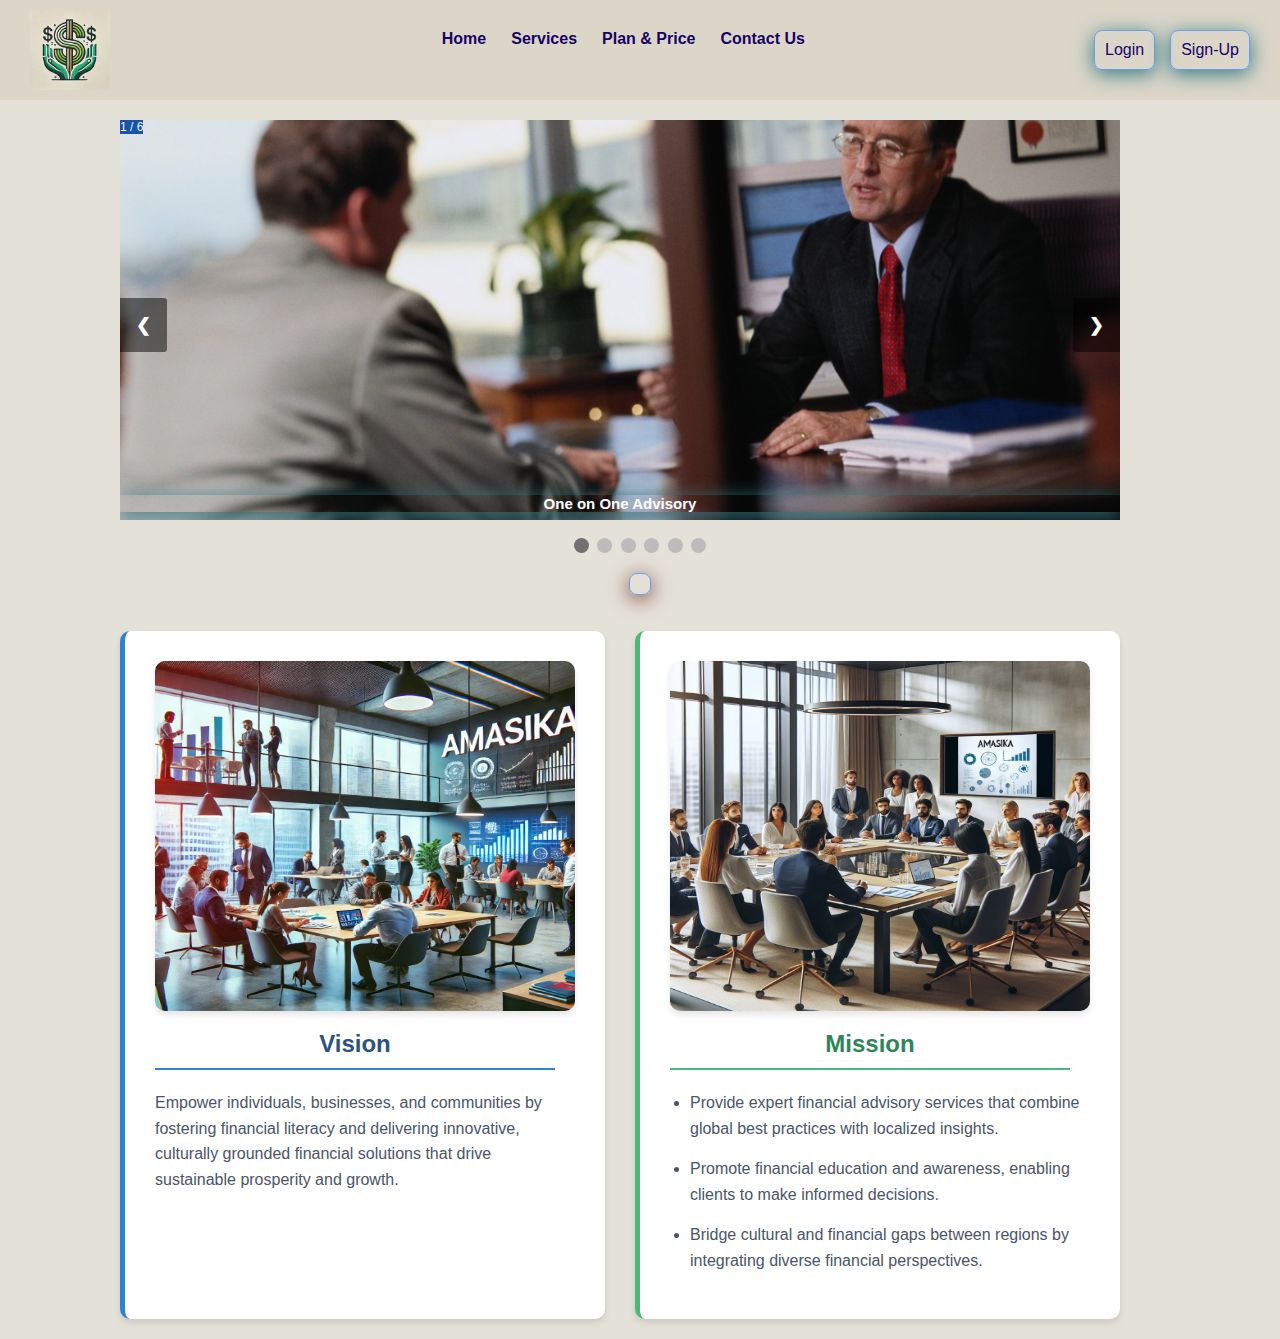
<file: index.html>
<!DOCTYPE html>
<html lang="en">
    <head>
        <meta charset="UTF-8">
        <meta name="viewport" content="width=device-width, initial-scale=1.0">
        <title>Financial Advisory website</title>
        <link rel="stylesheet" href="stylesheet.css">
    </head>
    <body>
        <script src="script.js"></script>
         <!-- Nav for the header below -->
         <div class="headers">
            <a href="index.html"><img id="logo" src="amasikaLogo.jpg" alt="logo"></a>
            <nav class="navbar">
                <div class="center-links">
                    <a href="#about-us">Home</a>
                    <a href="#services">Services</a>
                    <a href="#prices">Plan & Price</a>
                    <a href="#contact_us">Contact Us</a>
                </div>
                <div class="right-links">
                    <a class="login" href="login.html">Login</a>
                    <a class="sign-up" href="sign-up.html">Sign-Up</a>
                </div>
            </nav>
        </div>
        
        <!--slide the images --> 
        <div class="slideshow-container">
        <div class="mySlides fade">
            <div class="numbertext">1 / 6</div>
                <img src="image1.jpg" alt="Image 1" style="width:100%">
            <div class="text">One on One Advisory</div>
        </div>

        <div class="mySlides fade">
            <div class="numbertext">2 / 6</div>
                <img src="image2.jpg" alt="Image 2" style="width:100%">
            <div class="text">Group Advisory</div>
        </div>

        <div class="mySlides fade">
            <div class="numbertext">3 / 6</div>
                <img src="image3.jpg" alt="Image 3" style="width:100%">
            <div class="text">Get Advisory with Your Patner</div>
        </div>

        <div class="mySlides fade">
            <div class="numbertext">4 / 6</div>
                <img src="image4.jpg" alt="Image 4" style="width:100%">
            <div class="text">All devices are supported</div>
        </div>

        <div class="mySlides fade">
            <div class="numbertext">5 / 6</div>
            <img src="image5.jpg" alt="Image 5" style="width:100%">
            <div class="text">Amasika Is Home</div>
        </div>

        <div class="mySlides fade">
            <div class="numbertext">6 / 6</div>
                <img src="image6.jpg" alt="Image 6" style="width:100%">
            <div class="text">We Support All Industries</div>
        </div>
            <a class="prev" onclick="plusSlides(-1)">❮</a>
            <a class="next" onclick="plusSlides(1)">❯</a>
        </div>
        <br>

        <div style="text-align:center">
            <span class="dot" onclick="currentSlide(1)"></span>
            <span class="dot" onclick="currentSlide(2)"></span>
            <span class="dot" onclick="currentSlide(3)"></span>
            <span class="dot" onclick="currentSlide(4)"></span>
            <span class="dot" onclick="currentSlide(5)"></span>
            <span class="dot" onclick="currentSlide(6)"></span>
        </div>
        <div class="timer">
            <p id="timer"></p>
        </div>
        <div class="container">
            <div class="section vision">
                <img src="image7.jpg" alt="Vision Image" class="section-img">
                <h2>Vision</h2>
                <p>Empower individuals, businesses, and communities by fostering financial literacy and delivering innovative, culturally grounded financial solutions that drive sustainable prosperity and growth.</p>
            </div>
            <div class="section mission">
                <img src="image8.png" alt="Mission Image" class="section-img">
                <h2>Mission</h2>

                <ul>
                    <li>Provide expert financial advisory services that combine global best practices with localized insights.</li>
                    <li>Promote financial education and awareness, enabling clients to make informed decisions.</li>
                    <li>Bridge cultural and financial gaps between regions by integrating diverse financial perspectives.</li>
                </ul>
            </div>
        </div>
    </body>
</html>
</file>
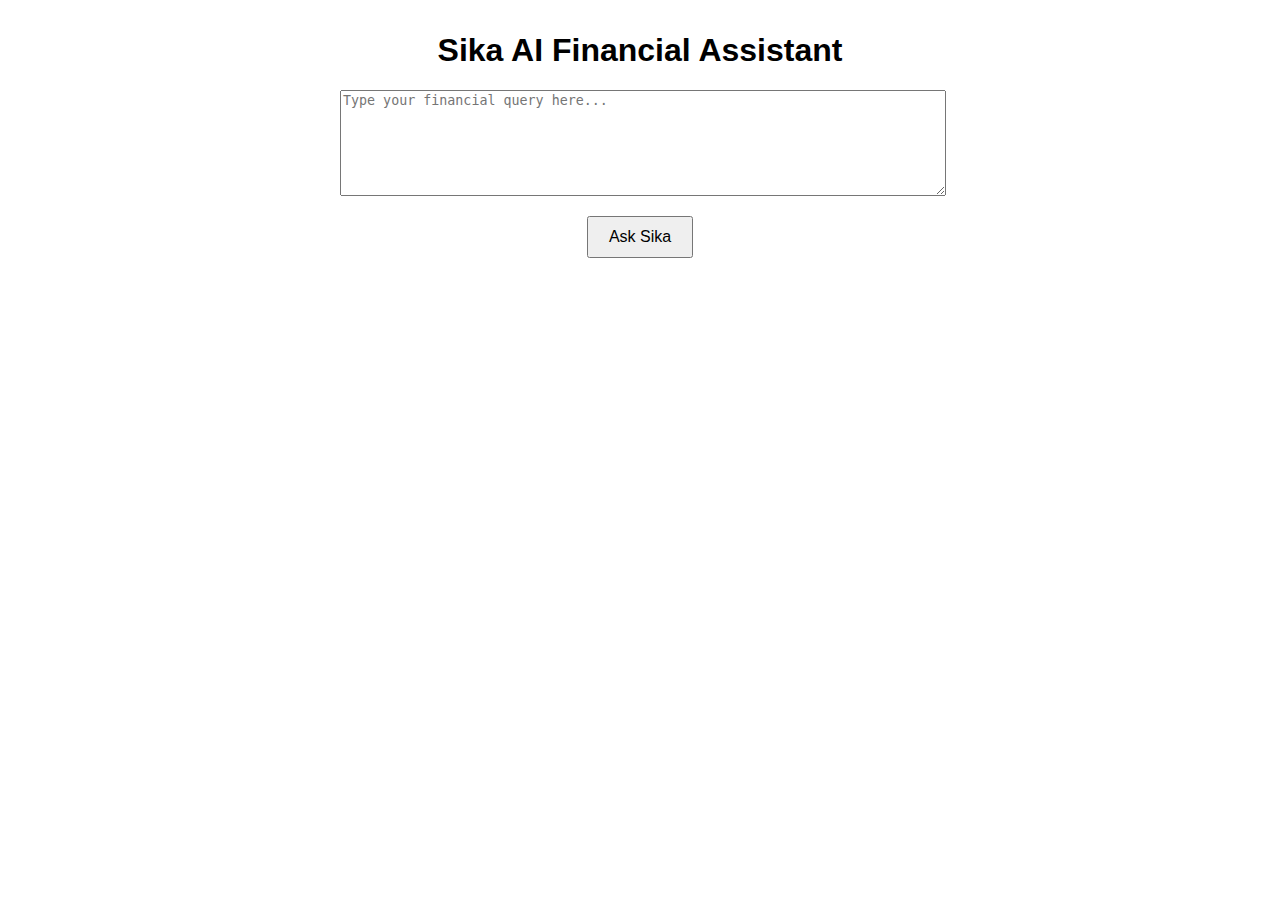
<file: chat.html>
<!DOCTYPE html>
<html lang="en">
<head>
    <meta charset="UTF-8">
    <meta name="viewport" content="width=device-width, initial-scale=1.0">
    <title>Sika AI Financial Assistant</title>
    <style>
        body {
            font-family: Arial, sans-serif;
            max-width: 600px;
            margin: 2rem auto;
            text-align: center;
        }
        textarea {
            width: 100%;
            height: 100px;
            margin-bottom: 1rem;
        }
        button {
            padding: 10px 20px;
            font-size: 16px;
            cursor: pointer;
        }
        .response {
            margin-top: 20px;
            padding: 15px;
            border: 1px solid #ccc;
            border-radius: 5px;
            background: #f9f9f9;
        }
    </style>
</head>
<body>
    <h1>Sika AI Financial Assistant</h1>
    <textarea id="userMessage" placeholder="Type your financial query here..."></textarea>
    <br>
    <button id="sendMessage">Ask Sika</button>
    <div id="response" class="response" style="display: none;"></div>

    <script>
        document.getElementById('sendMessage').addEventListener('click', async () => {
            const userMessage = document.getElementById('userMessage').value;
            const responseDiv = document.getElementById('response');

            if (!userMessage.trim()) {
                alert("Please enter a message.");
                return;
            }

            // Show loading state
            responseDiv.style.display = "block";
            responseDiv.textContent = "Sika is thinking...";

            try {
                // Send the user message to the backend
                const response = await fetch('http://localhost:3000/chat', {
                    method: 'POST',
                    headers: {
                        'Content-Type': 'application/json',
                    },
                    body: JSON.stringify({ userMessage })
                });

                if (!response.ok) {
                    throw new Error("Failed to fetch response from Sika.");
                }

                const data = await response.json();
                responseDiv.textContent = data.reply;
            } catch (error) {
                responseDiv.textContent = `Error: ${error.message}`;
            }
        });
    </script>
</body>
</html>
</file>
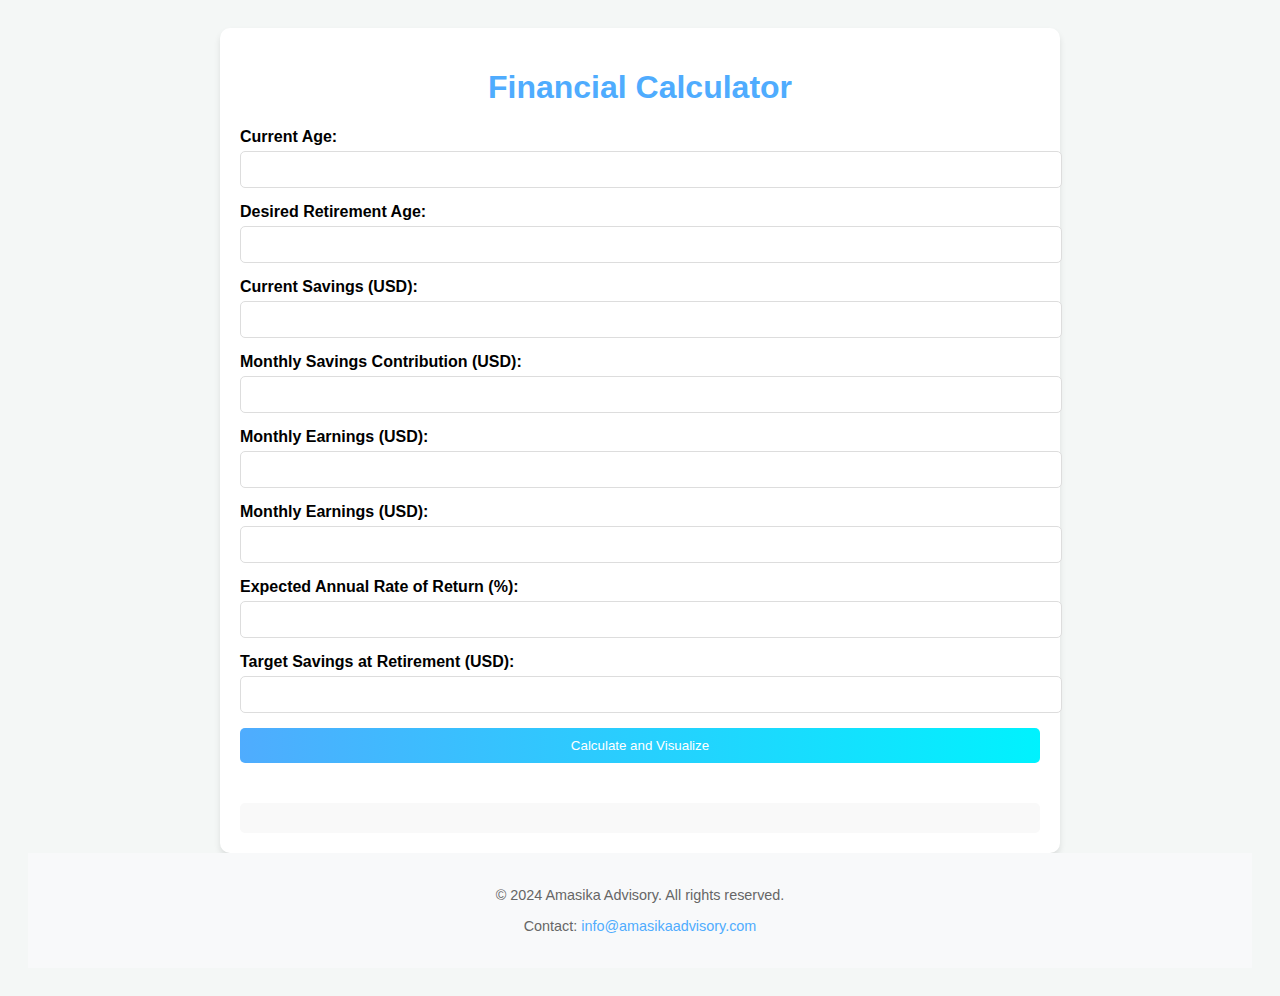
<file: fin_health.html>
<!DOCTYPE html>
<html>
<head>
    <title>Retirement Plan Advisor</title>
    <script src="https://cdn.plot.ly/plotly-latest.min.js"></script>
    <style>
        body {
            font-family: Arial, sans-serif;
            background-color: #f4f7f6;
            padding: 20px;
        }
        .advisor-container {
            max-width: 800px;
            margin: auto;
            background: white;
            border-radius: 10px;
            padding: 20px;
            box-shadow: 0 4px 6px rgba(0, 0, 0, 0.1);
        }
        h1 {
            text-align: center;
            color: #4facfe;
        }
        form {
            margin-bottom: 20px;
        }
        form div {
            margin-bottom: 15px;
        }
        label {
            display: block;
            font-weight: bold;
            margin-bottom: 5px;
        }
        input {
            width: 100%;
            padding: 10px;
            border: 1.5px solid #ddd;
            border-radius: 5px;
        }
        button {
            background: linear-gradient(to right, #4facfe, #00f2fe);
            color: white;
            padding: 10px;
            border: none;
            border-radius: 5px;
            cursor: pointer;
            width: 100%;
        }
        button:hover {
            opacity: 0.9;
        }
        .charts-container {
            display: flex;
            justify-content: space-between;
            gap: 20px;
            margin-top: 20px;
        }
        .chart {
            flex: 1;
            max-width: 48%;
        }
        #comments {
            margin-top: 20px;
            padding: 15px;
            border-radius: 5px;
            background-color: #f9f9f9;
            color: #333;
            font-size: 14px;
        }
                
        footer {
            text-align: center;
            padding: 20px;
            background-color: #f8f9fa;
            color: #666;
            font-size: 0.9em;
        }

        footer a {
            color: #4facfe;
            text-decoration: none;
        }
    </style>
</head>
<body>
    <div class="advisor-container">
    <h1>Financial Calculator</h1>
    <form id="retirement-form">
        <div>
            <label for="currentAge">Current Age:</label>
            <input type="number" id="currentAge" required>
        </div>
        <div>
            <label for="retirementAge">Desired Retirement Age:</label>
            <input type="number" id="retirementAge" required>
        </div>
        <div>
            <label for="currentSavings">Current Savings (USD):</label>
            <input type="number" id="currentSavings" required>
        </div>
        <div>
            <label for="monthlyContribution">Monthly Savings Contribution (USD):</label>
            <input type="number" id="monthlyContribution" required>
        </div>
        <div>
            <label for="monthlyExpenses">Monthly Earnings (USD):</label>
            <input type="number" id="monthlyExpenses" required>
        </div>
        <div>
            <label for="monthlyEarnings">Monthly Earnings (USD):</label>
            <input type="number" id="monthlyEarnings" required>
        </div>
        <div>
            <label for="rateOfReturn">Expected Annual Rate of Return (%):</label>
            <input type="number" id="rateOfReturn" required>
        </div>
        <div>
            <label for="targetSavings">Target Savings at Retirement (USD):</label>
            <input type="number" id="targetSavings" required>
        </div>
        <button type="button" onclick="calculateAndVisualize()">Calculate and Visualize</button>
    </form>
    <div class="charts-container">
        <div id="donutChart" class="chart"></div>
        <div id="lineChart" class="chart"></div>
    </div>
    <div id="comments"></div>
</div>

    <script>
    function calculateAndVisualize() {
        // Get input values
        const currentAge = parseInt(document.getElementById('currentAge').value);
        const retirementAge = parseInt(document.getElementById('retirementAge').value);
        const currentSavings = parseFloat(document.getElementById('currentSavings').value);
        const monthlyContribution = parseFloat(document.getElementById('monthlyContribution').value);
        const monthlyExpenses = parseFloat(document.getElementById('monthlyExpenses').value);
        const monthlyEarnings = parseFloat(document.getElementById('monthlyEarnings').value);
        const rateOfReturn = parseFloat(document.getElementById('rateOfReturn').value) / 100;
        const targetSavings = parseFloat(document.getElementById('targetSavings').value);

        if (isNaN(currentAge) || isNaN(retirementAge) || isNaN(currentSavings) || isNaN(monthlyContribution) || isNaN(monthlyEarnings) || isNaN(rateOfReturn) || isNaN(targetSavings)) {
            alert('Please fill in all fields correctly.');
            return;
        }

        // Calculate years until retirement
        const yearsUntilRetirement = retirementAge - currentAge;

        // Calculate total savings at retirement using compound interest formula
        let totalSavings = currentSavings;
        const savingsGrowth = [];
        for (let i = 0; i < yearsUntilRetirement * 12; i++) {
            totalSavings += monthlyContribution;
            totalSavings *= (1 + rateOfReturn / 12);
            if (i % 12 === 0) savingsGrowth.push(totalSavings.toFixed(2)); 
        }

        // Calculate annual expenses as the difference between earnings and savings contributions
        const annualSavings = monthlyContribution * 12;
        const annualEarnings = monthlyEarnings * 12;
        const annualExpenses = annualEarnings - annualSavings;

        // Prepare data for the donut chart
        const labels = ["Savings at Retirement", "Total Earnings", "Annual Expenses"];
        const values = [
            totalSavings.toFixed(2),
            (annualEarnings * yearsUntilRetirement).toFixed(2),
            (annualExpenses * yearsUntilRetirement).toFixed(2)
        ];

        const donutData = [{
            labels: labels,
            values: values,
            type: "pie",
            hole: 0.4,
            textinfo: "label+percent",
            marker: {
                colors: ["#4caf50", "#ff9800", "#f44336"]
            }
        }];

        const donutLayout = {
            title: "Retirement Plan Distribution",
            height: 400,
            width: 400
        };

        // Render the donut chart
        Plotly.newPlot("donutChart", donutData, donutLayout);

        // Prepare data for the line chart
        const lineData = [{
            x: Array.from({ length: yearsUntilRetirement + 1 }, (_, i) => currentAge + i),
            y: savingsGrowth,
            type: "scatter",
            mode: "lines+markers",
            name: "Savings Growth",
            line: { color: "#4facfe" }
        }];

        const lineLayout = {
            title: "Savings Growth Over Time",
            xaxis: { title: "Age" },
            yaxis: { title: "Savings (USD)" },
            height: 400,
            width: 400
        };

        // Render the line chart
        Plotly.newPlot("lineChart", lineData, lineLayout);

        // Generate comments based on results
        const comments = document.getElementById("comments");
        
         let feedbackMessage = "";

         if (totalSavings >= targetSavings) {
             feedbackMessage = `
                 <p><span style="color: green;">Congratulations!</span> You have met your target savings of $${targetSavings.toFixed(2)}.</p>`;
         } else {
             feedbackMessage = `
                 <p><span style="color: red;">Warning:</span> You have not met your target savings of $${targetSavings.toFixed(2)}. 
                 Consider increasing your monthly contributions or reducing expenses.</p>`;
         }

         comments.innerHTML = `
             <h3>Retirement Insights</h3>
             <p>You have <strong>${yearsUntilRetirement} years</strong> until retirement.</p>
             <p>Your total savings at retirement will be <strong>$${totalSavings.toFixed(2)}</strong>.</p>
             ${feedbackMessage}
         `;
    }
</script>
    <footer>
        <p>&copy; 2024 Amasika Advisory. All rights reserved.</p>
        <p>Contact: <a href="mailto:info@amasikaadvisory.com">info@amasikaadvisory.com</a></p>
    </footer>
</body>
</html>
</file>
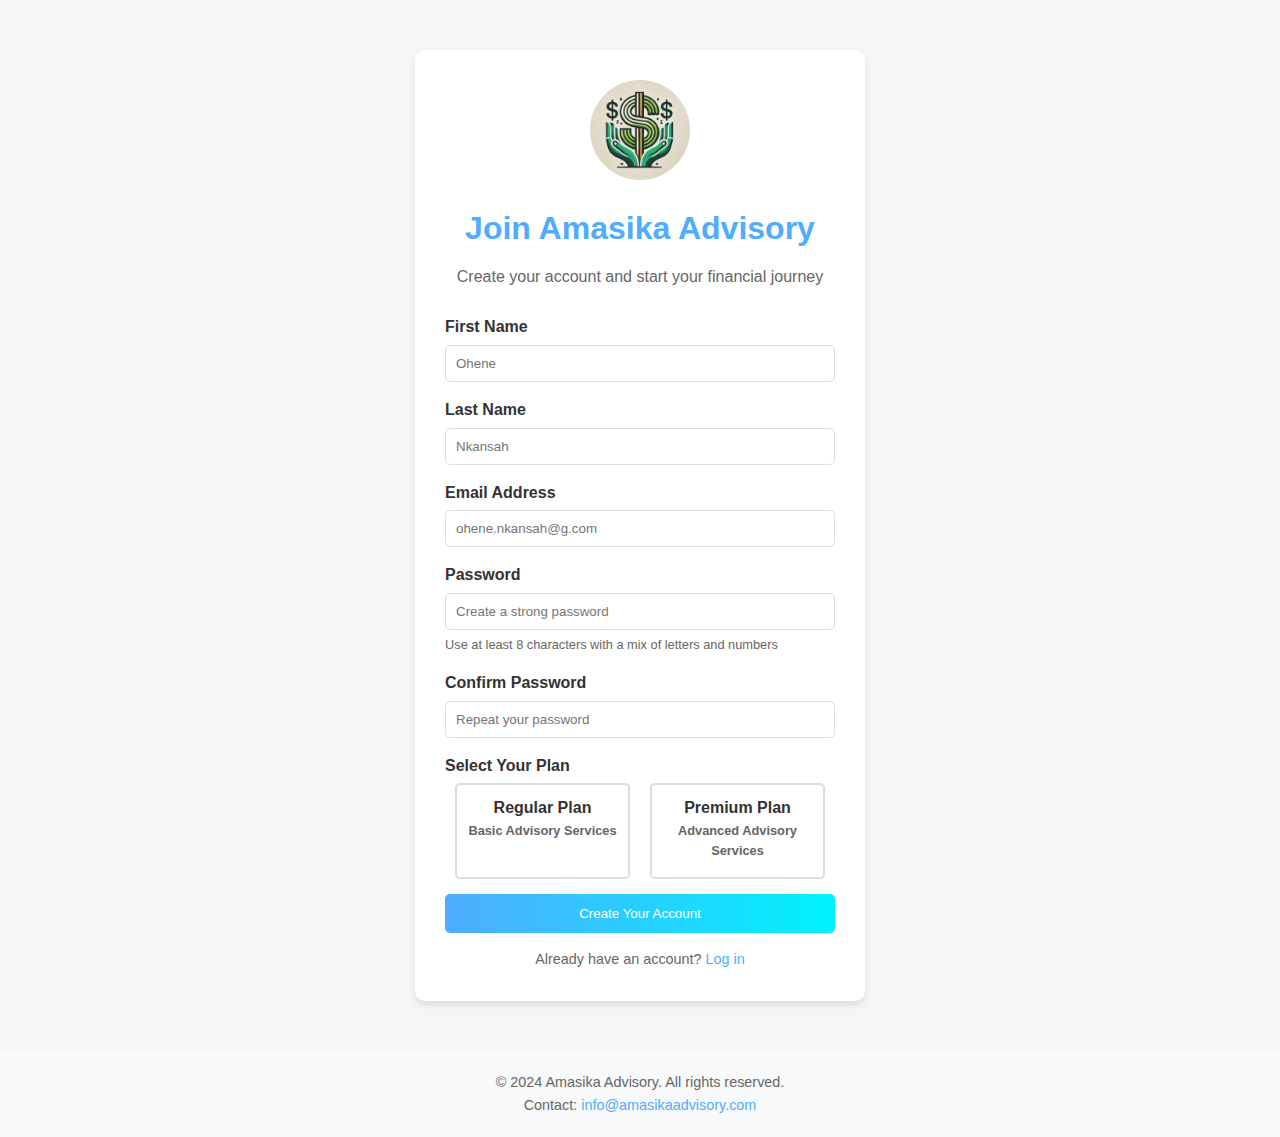
<file: sign_up (2).html>
<!DOCTYPE html>
<html lang="en">
<head>
    <meta charset="UTF-8">
    <meta name="viewport" content="width=device-width, initial-scale=1.0">
    <title>Sign Up | Amasika Advisory</title>
    <style>
        * {
            margin: 0;
            padding: 0;
            box-sizing: border-box;
        }

        body {
            font-family: 'Arial', sans-serif;
            background-color: #f4f7f6;
            line-height: 1.6;
            color: #333;
        }

        .signup-container {
            width: 100%;
            max-width: 450px;
            margin: 50px auto;
            background-color: white;
            padding: 30px;
            border-radius: 10px;
            box-shadow: 0 4px 6px rgba(0, 0, 0, 0.1);
        }

        .signup-header {
            text-align: center;
            margin-bottom: 25px;
        }

        .signup-header img {
            width: 100px;
            height: 100px;
            border-radius: 50%;
            margin-bottom: 15px;
        }

        .signup-header h1 {
            color: #4facfe;
            margin-bottom: 10px;
        }

        .signup-header p {
            color: #666;
        }

        .form-group {
            margin-bottom: 15px;
        }

        .form-group label {
            display: block;
            margin-bottom: 5px;
            font-weight: bold;
            color: #333;
        }

        .form-group input {
            width: 100%;
            padding: 10px;
            border: 1.5px solid #ddd;
            border-radius: 5px;
            transition: border-color 0.3s ease;
        }

        .form-group input:focus {
            outline: none;
            border-color: #4facfe;
            box-shadow: 0 0 0 3px rgba(79, 174, 254, 0.2);
        }

        .password-hint {
            font-size: 0.8em;
            color: #666;
            margin-top: 5px;
        }

        .plan-selection {
            display: flex;
            justify-content: space-between;
            margin-bottom: 15px;
        }

        .plan-option {
            flex: 1;
            margin: 0 10px;
            padding: 10px;
            border: 2px solid #ddd;
            border-radius: 5px;
            text-align: center;
            cursor: pointer;
            transition: all 0.3s ease;
        }

        .plan-option input {
            display: none;
        }

        .plan-option label {
            display: block;
            cursor: pointer;
        }

        .plan-option.selected {
            border-color: #4facfe;
            background-color: #f0f8ff;
        }

        .submit-btn {
            width: 100%;
            padding: 12px;
            background: linear-gradient(to right, #4facfe, #00f2fe);
            color: white;
            border: none;
            border-radius: 5px;
            cursor: pointer;
            transition: opacity 0.3s ease;
        }

        .submit-btn:hover {
            opacity: 0.9;
        }

        .login-redirect {
            text-align: center;
            margin-top: 15px;
            font-size: 0.9em;
            color: #666;
        }

        .login-redirect a {
            color: #4facfe;
            text-decoration: none;
        }

        .login-redirect a:hover {
            text-decoration: underline;
        }

        @media (max-width: 480px) {
            .signup-container {
                width: 95%;
                margin: 20px auto;
                padding: 20px;
            }

            .plan-selection {
                flex-direction: column;
            }

            .plan-option {
                margin: 5px 0;
            }
        }

        footer {
            text-align: center;
            padding: 20px;
            background-color: #f8f9fa;
            color: #666;
            font-size: 0.9em;
        }

        footer a {
            color: #4facfe;
            text-decoration: none;
        }

        .error-message {
            color: red;
            text-align: center;
            margin-bottom: 15px;
        }
    </style>
</head>
<body>
    <div class="signup-container">
        <div class="signup-header">
            <img src="amasikaLogo.jpg" alt="Amasika Advisory Logo">
            <h1>Join Amasika Advisory</h1>
            <p>Create your account and start your financial journey</p>
        </div>

        <div id="error-container" class="error-message"></div>

        <form id="signup-form" action="sign_up.php" method="POST">
            <div class="form-group">
                <label for="firstname">First Name</label>
                <input type="text" id="firstname" name="firstname" placeholder="Ohene" required>
            </div>

            <div class="form-group">
                <label for="lastname">Last Name</label>
                <input type="text" id="lastname" name="lastname" placeholder="Nkansah" required>
            </div>

            <div class="form-group">
                <label for="email">Email Address</label>
                <input type="email" id="email" name="email" placeholder="ohene.nkansah@g.com" required>
            </div>

            <div class="form-group">
                <label for="password">Password</label>
                <input type="password" id="password" name="password" placeholder="Create a strong password" required>
                <p class="password-hint">Use at least 8 characters with a mix of letters and numbers</p>
            </div>

            <div class="form-group">
                <label for="confirm_password">Confirm Password</label>
                <input type="password" id="confirm_password" name="confirm_password" placeholder="Repeat your password" required>
            </div>

            <div class="form-group">
                <label>Select Your Plan</label>
                <div class="plan-selection">
                    <div class="plan-option">
                        <input type="radio" id="regular_plan" name="plan" value="1" required>
                        <label for="regular_plan">
                            Regular Plan
                            <p style="font-size: 0.8em; color: #666;">Basic Advisory Services</p>
                        </label>
                    </div>
                    <div class="plan-option">
                        <input type="radio" id="premium_plan" name="plan" value="2" required>
                        <label for="premium_plan">
                            Premium Plan
                            <p style="font-size: 0.8em; color: #666;">Advanced Advisory Services</p>
                        </label>
                    </div>
                </div>
            </div>

            <button type="submit" class="submit-btn">Create Your Account</button>
        </form>

        <div class="login-redirect">
            Already have an account? <a href="login.html">Log in</a>
        </div>
    </div>

    <footer>
        <p>&copy; 2024 Amasika Advisory. All rights reserved.</p>
        <p>Contact: <a href="mailto:info@amasikaadvisory.com">info@amasikaadvisory.com</a></p>
    </footer>

    <script>
        // Plan selection interactivity
        const planOptions = document.querySelectorAll('.plan-option');
        
        planOptions.forEach(option => {
            option.addEventListener('click', () => {
                // Remove selected class from all options
                planOptions.forEach(opt => opt.classList.remove('selected'));
                
                // Add selected class to clicked option
                option.classList.add('selected');
                
                // Select the radio button
                const radio = option.querySelector('input[type="radio"]');
                radio.checked = true;
            });
        });

        // Form submission handling
        document.getElementById('signup-form').addEventListener('submit', function(e) {
            e.preventDefault();
            
            // Password validation
            const password = document.getElementById('password').value;
            const confirmPassword = document.getElementById('confirm_password').value;
            const errorContainer = document.getElementById('error-container');

            if (password !== confirmPassword) {
                errorContainer.textContent = "Passwords do not match";
                return;
            }

            // Prepare form data
            const formData = new FormData(this);

            // Send form data via AJAX
            fetch('sign_up.php', {
                method: 'POST',
                body: formData
            })
            .then(response => response.json())
            .then(data => {
                if (data.success === false) {
                    errorContainer.textContent = data.message;
                } else {
                    // Redirect or show success message
                    alert('Account created successfully!');
                    window.location.href = 'login.html';
                }
            })
            .catch(error => {
                console.error('Error:', error);
                errorContainer.textContent = "An error occurred. Please try again.";
            });
        });
    </script>
</body>
</html>
</file>
<file: stylesheet.css>
.body{
    background-repeat: no-repeat;
    padding-top: 0;
    padding-bottom: 100px;
  }
  .html,body{
    background-color: rgb(228, 225, 217);
    margin: 20px;
    padding:0;
    font-family: Arial, Helvetica, sans-serif;
    scroll-behavior: smooth;
  }
  html{
    scroll-behavior: smooth;
    scroll-padding-top: 100px;
  }
  @media (max-width: 768px) {
    html {
        scroll-padding-top: 240px; /* Match mobile header height */
    }
  }
  .navbar {
    margin: 20px;
    margin-top: 20px;
    display: flex;
    justify-content: flex-end;
  }
  .navbar a {
    text-decoration: none;
    color:rgb(22, 4, 101)
  }
  #logo{
    margin-left: 20px;
    width: 80px; 
    height: auto;
    float: left;
  }
  .center-links{
    flex: 2;
    display: flex;
    justify-content: center;
    margin-left: 200px;
    gap: 25px;
    font-weight: bold;
    transition: transform 0.03s ease;
  }
  .center-links a:hover{
    color:rgb(9, 2, 38);
    transform: translateY(-3px);
  }
  .right-links{
    flex: 1;
    display: flex;
    justify-content: flex-end; 
    gap: 15px; 
    font-weight: 540;
  }
  .right-links a{
    padding: 10px;
    border-style: solid;
    border-width: 1px;
    border-color: rgb(103, 156, 247);
    border-radius: 8px;
    box-shadow: 0 4px 20px rgb(50, 122, 128);
  }
  .right-links a:hover{
    box-shadow: 0 4px 20px rgb(31, 70, 73);
    background-color: rgb(227, 215, 189);
  }
  .headers{
    position: fixed;
    padding: 10px;
    top:0;
    right: 0;
    width: 100%;
    background-color: rgb(220, 214, 201);
    z-index: 1000; 
  }
  * {
  box-sizing: border-box;
  }
  /* mobile consideration for headers */
  @media (max-width: 768px) {
    .navbar {
        flex-direction: column;
        align-items: center;
    }
    
    .center-links {
        margin-left: 0;
        flex-direction: column;
        align-items: center;
        gap: 15px;
    }
    
    .right-links {
        margin-top: 15px;
        justify-content: center;
    }
  }
  .mySlides {
  display: none;
  
  }
  @media (max-width: 768px) {
    .mySlides img {
        height: 250px; /* Reduced from 400px */
    }
  }
  
  .numbertext{
  vertical-align: middle;
  background-color: rgb(24, 82, 169);
  }
  
  /* Slideshow container */
  .slideshow-container {
  max-width: 1000px;
  position: relative;
  margin-left: 100px;
  overflow: hidden;
  height: 400px;
  margin-top: 120px;
  }
  
  /* Next & previous buttons */
  .prev, .next {
  cursor: pointer;
  position: absolute;
  top: 50%;
  padding: 16px;
  margin-top: -22px;
  color: white;
  font-weight: bold;
  font-size: 18px;
  border-radius: 0 3px 3px 0;
  user-select: none;
  background-color: rgba(0, 0, 0, 0.5);
  transition: background-color 0.6s ease;
  }
  
  .next {
  right: 0;
  border-radius: 3px 0 0 3px;
  }
  
  .prev:hover, .next:hover {
  background-color: rgba(0, 0, 0, 0.8);
  }
  
  /* Caption text */
  .text {
    color: white;
    font-size: 15px;
    position: absolute;
    bottom: 8px;
    width: 100%;
    text-align: center;
    font-weight: bold;
    box-shadow: 0 4px 20px rgb(50, 122, 128);
  }
  
  /* Number text (1/6 etc) */
  .numbertext {
  color: #f2f2f2;
  font-size: 12px;
  position: absolute;
  top: 0;
  }
  
  /* The dots/bullets/indicators */
  .dot {
  cursor: pointer;
  height: 15px;
  width: 15px;
  margin: 0 2px;
  background-color: #bbb;
  border-radius: 50%;
  display: inline-block;
  transition: background-color 0.6s ease;
  }
  
  .active, .dot:hover {
    background-color: #717171;
  }
  
  /* Fading animation */
  .fade {
  animation-name: fade;
  animation-duration: 1.5s;
  }
  
  @keyframes fade {
  from {
    opacity: 0.4;
  }
  to {
    opacity: 1;
  }
  }
  
  .mySlides img {
    width: 100%;
    height: 400px; 
    object-fit: cover; 
    max-width: 100%;
    cursor: default; 
  }
  /* for the image sliding */
  @media (max-width: 768px) {
    .slideshow-container {
        margin-left: auto;
        margin-right: auto;
        width: 90%; /* Adjust width to match other sections */
        max-width: 900px; /* Match the services/plans max-width */
    }
  }
  
  .container {
    display: flex;
    gap: 30px;
    max-width: 1000px;
    width: 100%;
    margin-left: 100px;
    margin-top: 20px;
  }
  
  .section {
    flex: 1;
    padding: 30px;
    border-radius: 10px;
    box-shadow: 0 4px 6px rgba(0,0,0,0.1);
    background-color: white;
    transition: transform 0.3s ease, box-shadow 0.3s ease;
  
  }
  .section-img {
    width: 100%; 
    height: 350px; 
    border-radius: 10px; 
    margin-bottom: 15px; 
    box-shadow: 0 4px 6px rgba(0, 0, 0, 0.1); 
  }
  
  .section:hover {
    transform: translateY(-10px);
    box-shadow: 0 8px 15px rgba(0,0,0,0.2);
  }
  
  .vision {
    border-left: 5px solid #3182ce;
  }
  
  .mission {
    border-left: 5px solid #48bb78;
  }
  
  .section h2 {
    margin-top: 0;
    color: #2c5282;
    border-bottom: 2px solid #3182ce;
    padding-bottom: 10px;
  }
  
  .mission h2 {
    color: #2f855a;
    border-bottom-color: #48bb78;
  }
  
  .section p, .section ul {
    line-height: 1.6;
    color: #4a5568;
  }
  
  .section ul {
    padding-left: 20px;
  }
  
  .section li {
    margin-bottom: 15px;
  }
  
  /* Responsive design */
  @media (max-width: 768px) {
    .body, html {
        margin: 10px;
    }
    .container {
        margin-left: 10px;
        margin-right: 10px;
    }
    .section {
        padding: 15px;
    }
    .section-img {
        height: 200px; 
        object-fit: cover; 
        object-position: center; 
    }
  }
  
  /* timer */
  .timer{
    display: flex; 
    justify-content: center; 
    align-items: center; 
  }
  .timer p {
    display: inline-block;
    padding: 10px;
    border-style: solid;
    border-width: 1px;
    border-color: rgb(103, 156, 247);
    border-radius: 8px;
    box-shadow: 0 4px 20px rgb(128, 66, 50);
  }
  h2{
    text-align: center;
    margin-right: 20px;
  }
  /* Custom font fallback */
  @font-face {
    font-family: 'CustomFont';
    src: local('Arial'), local('Helvetica'), sans-serif;
  }
  
  /* making the story of the company styles */
  #about-us {
    max-width: 800px;
    margin: 0 auto;
    padding: 10px 40px;
    background-color: #f9f9fc;
    border-radius: 12px;
    box-shadow: 0 4px 15px rgba(0, 0, 0, 0.05);
    position: relative;
    overflow: hidden;
  }
  
  #about-us::before {
    content: '';
    position: absolute;
    top: -50%;
    left: -50%;
    width: 200%;
    height: 200%;
    background: linear-gradient(
        45deg, 
        rgba(52, 152, 219, 0.05) 0%, 
        rgba(52, 152, 219, 0.1) 100%
    );
    transform: rotate(-45deg);
    z-index: 1;
  }
  
  #about-us h1 {
    color: #2c3e50;
    text-align: center;
    font-size: 2.5rem;
    margin-bottom: 20px;
    position: relative;
    z-index: 2;
  }
  
  #about-us blockquote {
    background-color: #ecf0f1;
    border-left: 5px solid #3498db;
    padding: 5px 20px;
    font-style: italic;
    color: #34495e;
    position: relative;
    z-index: 2;
  }
  
  #about-us blockquote cite {
    display: block;
    text-align: right;
    margin-top: 10px;
    font-weight: bold;
    color: #2980b9;
  }
  
  #about-us h2 {
    color: #2c3e50;
    text-align: center;
    margin-bottom: 10px;
    position: relative;
    z-index: 2;
  }
  
  #myBtn {
    display: block;
    margin: 20px auto;
    padding: 10px 20px;
    background-color: #3498db;
    color: white;
    border: none;
    border-radius: 25px;
    cursor: pointer;
    transition: all 0.3s ease;
    position: relative;
    z-index: 2;
  }
  
  #myBtn:hover {
    background-color: #2980b9;
    transform: translateY(-3px);
    box-shadow: 0 4px 6px rgba(0, 0, 0, 0.1);
  }
  
  #readMore {
    display: block;
    text-align: center;
    color: #7f8c8d;
    font-style: italic;
    margin-bottom: 10px;
    position: relative;
    z-index: 2;
  }
  
  #more {
    display: none;
    line-height: 1.6;
    color: #2c3e50;
    position: relative;
    z-index: 2;
  }
  
  #more p {
    text-align: justify;
  }
  
  .services {
    padding: 40px 20px;
    margin: 20px auto;
    border-radius: 10px;
    box-shadow: 0 4px 10px rgba(0, 0, 0, 0.1); 
    max-width: 900px; 
  }
  
  /* Section Title Styling */
  .services h2 {
    font-size: 2rem;
    color: #2c5282; 
    border-bottom: 3px solid #3182ce;
    padding-bottom: 10px;
    text-align: center;
    margin-bottom: 20px;
  }
  
  .services ul {
    list-style: none; 
    padding: 0;
    margin: 0;
  }
  
  .services li {
    display: flex;
    align-items: flex-start;
    margin-bottom: 20px;
    gap: 15px;
    transition: transform 0.3s ease;
  }
  
  /* Icon or Decorative Element */
  .services li::before {
    content: "✔️"; 
    color: #48bb78; 
    font-size: 1.2rem;
    margin-right: 10px;
  }
  
  /* Text Styling for Items */
  .services p {
    margin: 0;
    color: #4a5568; 
    line-height: 1.6;
  }
  
  .services li:hover {
    background-color: #f1faff;
    border-radius: 5px;
    transform: translateY(-5px);
  }
  
  /* making services responsive*/
  @media (max-width: 768px) {
    .container {
        flex-direction: column;
        gap: 20px;
    }
  
    .services {
        padding: 20px 10px;
    }
  
    .services h2 {
        font-size: 1.5rem;
    }
  
    .services li {
        flex-direction: column;
        gap: 10px;
    }
  }
  .av_plans{
    text-align: center;
    margin-bottom: 20px;
  }
  .av_plans h2{
    font-size: 2rem;
    color: #375f91; 
    border-bottom: 3px solid #31ce92;
    padding-bottom: 10px;
    text-align: center;
    display: inline-block;
    margin: 0 auto;
  }
  .plans-container {
    display: flex;
    flex-wrap: wrap;
    gap: 20px;
    justify-content: center;
  }
  
  .plan {
    width: 300px;
    border: 1px solid #e0e0e0;
    border-radius: 8px;
    padding: 20px;
    box-shadow: 0 4px 6px rgba(0,0,0,0.1);
    background-color: #f9f9f9;
    transition: transform 0.3s ease;
  }
  
  .plan:hover {
    transform: scale(1.02);
  }
  
  .plan-name {
    font-size: 1.2em;
    font-weight: bold;
    color: #333;
    margin-bottom: 10px;
    border-bottom: 2px solid #007bff;
    padding-bottom: 5px;
    text-align: center;
  }
  
  .plan-description {
    color: rgb(36, 35, 35);
    line-height: 1.6;
  }
  
  .contact_container {
    background-color: white;
    border-radius: 15px;
    box-shadow: 0 10px 30px rgba(0,0,0,0.08);
    max-width: 1200px;
    width: 100%;
    padding: 40px;
    text-align: center;
  }
  
  .contact_container h1 {
    color: #2c3e50;
    margin-bottom: 30px;
    font-size: 2.2rem;
  }
  
  .contact-grid {
    display: flex;
    justify-content: space-between;
    gap: 20px;
  }
  
  .contact-department {
    flex: 1;
    background-color: #f8f9fa;
    border: 1px solid #e9ecef;
    border-radius: 10px;
    padding: 25px;
    transition: all 0.3s ease;
    text-align: center;
    position: relative;
    display: flex;
    flex-direction: column;
    align-items: center;
    gap: 10px;
  }
  
  .contact-department:hover {
    transform: translateY(-10px);
    box-shadow: 0 12px 20px rgba(0,0,0,0.1);
    border-color: #3498db;
  }
  
  .contact-department .icon {
    font-size: 2.5rem;
    color: #3498db;
    margin-bottom: 15px;
  }
  
  .contact-department h4 {
    color: #2980b9;
    font-size: 1.2rem;
    font-weight: 600;
  }
  
  .contact-department p {
    color: #34495e;
    font-size: 0.9rem;
  }
  
  .link {
    text-decoration: none;
    color: inherit;
    width: 100%;
  }
  
  /* Responsive Design */
  @media screen and (max-width: 768px) {
    .contact-grid {
        flex-direction: column;
    }
  }
</file>
